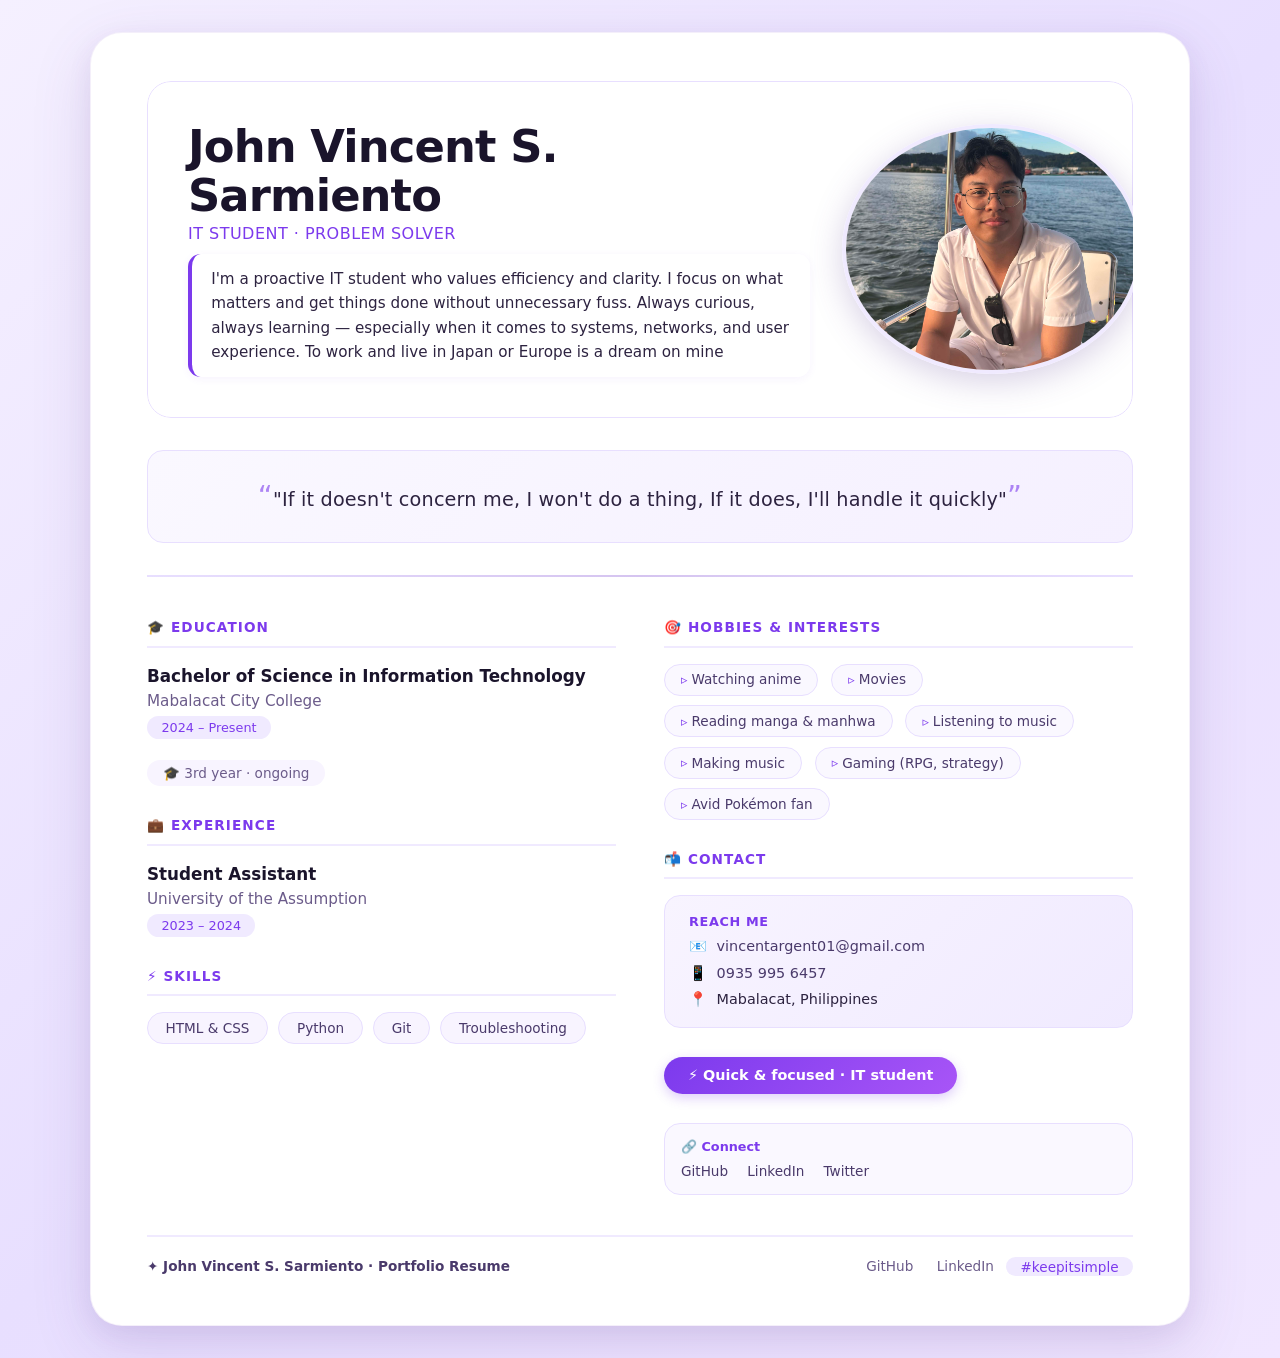
<file: index.html>
<!DOCTYPE html>
<html lang="en">
<head>
  <meta charset="UTF-8">
  <meta name="viewport" content="width=device-width, initial-scale=1.0">
  <title>John Vincent S. Sarmiento · Portfolio</title>
  <link rel="stylesheet" href="style.css">
</head>
<body>
  <div class="container">
    <div class="resume-card">
      <div class="hero-wrapper">
        <div class="hero-section">
          <div class="hero-bg">
            <!-- Left side content -->
            <div class="hero-content">
              <div class="name-title">
                <h1>John Vincent S. Sarmiento</h1>
              </div>
              <div class="subtitle">IT STUDENT · PROBLEM SOLVER</div>
              <div class="tagline-box">
                <p>
                  I'm a proactive IT student who values efficiency and clarity. 
                  I focus on what matters and get things done without unnecessary fuss. 
                  Always curious, always learning — especially when it comes to systems, 
                  networks, and user experience. 
                  To work and live in Japan or Europe is a dream on mine
                </p>
              </div>
            </div>
            <!-- Right side: circular photo that breaks out -->
            <div class="hero-photo-wrapper">
              <img class="profile-photo-circle" src="RS_1.jpg" alt="John Vincent profile photo">
            </div>
          </div>
        </div>
      </div>

      <!-- About Section with Quote -->
      <div class="about-section">
        <div class="about-quote">
          <p>"If it doesn't concern me, I won't do a thing, If it does, I'll handle it quickly"</p>
        </div>
      </div>

      <hr class="divider">

      <!-- Main Content -->
      <div class="grid-2">
        <!-- LEFT COLUMN -->
        <div class="left-col">

          <!-- Education -->
          <div class="section">
            <div class="section-title">🎓 Education</div>
            <div class="edu-item">
              <div class="degree">Bachelor of Science in Information Technology</div>
              <span class="university">Mabalacat City College</span>
              <span class="date">2024 – Present</span>
            </div>
            <span class="edu-status">🎓 3rd year · ongoing</span>
          </div>

          <!-- Experience -->
          <div class="section">
            <div class="section-title">💼 Experience</div>
            <div class="exp-item">
              <div class="role">Student Assistant</div>
              <span class="company">University of the Assumption</span>
              <span class="date">2023 – 2024</span>
            </div>
          </div>

          <!-- Skills -->
          <div class="section">
            <div class="section-title">⚡ Skills</div>
            <div class="skills-list">
              <span class="skill-tag">HTML & CSS</span>
              <span class="skill-tag">Python</span>
              <span class="skill-tag">Git</span>
              <span class="skill-tag">Troubleshooting</span>
            </div>
          </div>
        </div>

        <!-- RIGHT COLUMN -->
        <div class="right-col">

          <!-- Hobbies -->
          <div class="section">
            <div class="section-title">🎯 Hobbies &amp; Interests</div>
            <div class="hobby-grid">
              <span class="hobby-item">Watching anime</span>
              <span class="hobby-item">Movies</span>
              <span class="hobby-item">Reading manga &amp; manhwa</span>
              <span class="hobby-item">Listening to music</span>
              <span class="hobby-item">Making music</span>
              <span class="hobby-item">Gaming (RPG, strategy)</span>
              <span class="hobby-item">Avid Pokémon fan</span>
            </div>
          </div>

          <!-- Contact Card -->
          <div class="section">
            <div class="section-title">📬 Contact</div>
            <div class="quick-card">
              <div class="label">Reach me</div>
              <div class="contact-line">
                <span>📧</span>
                <a href="mailto:vincentargent01@gmail.com">vincentargent01@gmail.com</a>
              </div>
              <div class="contact-line">
                <span>📱</span>
                <a href="tel:09359956457">0935 995 6457</a>
              </div>
              <div class="contact-line">
                <span>📍</span>
                <span>Mabalacat, Philippines</span>
              </div>
            </div>
          </div>

          <!-- Quick Handle -->
          <div class="section" style="margin-top: 0.5rem;">
            <div style="display: inline-block; background: linear-gradient(135deg, #7c3aed, #a855f7); color: white; padding: 0.5rem 1.5rem; border-radius: 50px; font-size: 0.9rem; font-weight: 600; box-shadow: 0 4px 12px rgba(124, 58, 237, 0.25);">
              ⚡ Quick &amp; focused · IT student
            </div>
          </div>

          <!-- Extra contact details -->
          <div style="margin-top: 0.8rem; padding: 0.8rem 1rem; background: #faf8ff; border-radius: 1rem; border: 1px solid #e8dfff;">
            <div style="font-size: 0.8rem; color: #7c3aed; font-weight: 600; margin-bottom: 0.3rem;">🔗 Connect</div>
            <div style="display: flex; gap: 1.2rem; flex-wrap: wrap;">
              <a href="#" style="color: #4a3a6b; text-decoration: none; font-size: 0.85rem;">GitHub</a>
              <a href="#" style="color: #4a3a6b; text-decoration: none; font-size: 0.85rem;">LinkedIn</a>
              <a href="#" style="color: #4a3a6b; text-decoration: none; font-size: 0.85rem;">Twitter</a>
            </div>
          </div>
        </div>
      </div>

      <!-- Footer -->
      <div class="footer">
        <span class="brand">✦ John Vincent S. Sarmiento · Portfolio Resume</span>
        <span>
          <a href="#">GitHub</a>
          <a href="#">LinkedIn</a>
          <span style="background: #f0eaff; padding: 0.1rem 0.9rem; border-radius: 30px; color: #7c3aed; font-weight: 500; margin-left: 0.5rem;">#keepitsimple</span>
        </span>
      </div>

    </div>
  </div>
</body>
</html>
</file>
<file: style.css>
* {
  margin: 0;
  padding: 0;
  box-sizing: border-box;
}

body {
  background: linear-gradient(135deg, #f5f0ff 0%, #e8dfff 50%, #f0e6ff 100%);
  font-family: system-ui, -apple-system, 'Segoe UI', Roboto, 'Helvetica Neue', sans-serif;
  min-height: 100vh;
  display: flex;
  justify-content: center;
  align-items: center;
  padding: 2rem 1.5rem;
  line-height: 1.5;
  color: #1e1b2e;
}

.container {
  max-width: 1100px;
  width: 100%;
  margin: 0 auto;
}

/* Main Card */
.resume-card {
  background: white;
  border-radius: 2rem;
  box-shadow: 0 20px 60px rgba(100, 70, 150, 0.15), 0 8px 24px rgba(100, 70, 150, 0.08);
  padding: 3rem 3.5rem;
  transition: all 0.3s ease;
  border: 1px solid rgba(180, 150, 220, 0.15);
  overflow: hidden;
}

.hero-wrapper {
  overflow: hidden; /* This is the key - clips anything extending beyond */
  border-radius: 1.5rem;
  margin-bottom: 2rem;
  position: relative;
}

/* Hero Section */
.hero-section {
  margin-bottom: 0; /* Remove margin since wrapper handles spacing */
}

.hero-bg {
  background: white;
  border-radius: 1.5rem;
  padding: 2.5rem 2.5rem;
  min-height: 240px;
  display: flex;
  align-items: center;
  justify-content: space-between;
  border: 1px solid #e8dfff;
  gap: 2rem;
  flex-wrap: wrap;
  position: relative;
  overflow: visible; /* Allow circle to overflow */
}

/* Left content */
.hero-content {
  flex: 1 1 55%;
  min-width: 220px;
}

.name-title h1 {
  font-size: 2.8rem;
  font-weight: 700;
  letter-spacing: -0.02em;
  color: #1a142b;
  line-height: 1.1;
}

.name-title h1 span {
  background: linear-gradient(135deg, #7c3aed, #a855f7);
  -webkit-background-clip: text;
  -webkit-text-fill-color: transparent;
  background-clip: text;
}

.subtitle {
  font-size: 1rem;
  font-weight: 500;
  color: #7c3aed;
  letter-spacing: 0.03em;
  margin-top: 0.1rem;
}

.tagline-box {
  background: rgba(255,255,255,0.8);
  backdrop-filter: blur(8px);
  padding: 0.8rem 1.2rem;
  border-radius: 0.8rem;
  border-left: 4px solid #7c3aed;
  margin: 0.5rem 0 0 0;
  box-shadow: 0 2px 8px rgba(124, 58, 237, 0.06);
}

.tagline-box p {
  font-size: 0.95rem;
  color: #2d2340;
  line-height: 1.6;
}

/* Right side: circular photo that BREAKS OUT of the container */
.hero-photo-wrapper {
  flex: 0 0 auto;
  width: 300px;
  height: 250px;
  border-radius: 50%;
  overflow: hidden;
  box-shadow: 0 8px 32px rgba(100, 70, 150, 0.25);
  border: 4px solid #f0eaff;
  flex-shrink: 0;
  position: relative;
  /* These negative margins make it break out of the container */
  margin-right: -50px;
  margin-top: -40px;
  margin-bottom: -40px;
  z-index: 2;
}

.profile-photo-circle {
  width: 100%;
  height: 100%;
  object-fit: cover;
  display: block;
}

/* About Section with Quote */
.about-section {
  margin: 1.5rem 0 0.5rem 0;
  padding: 1.5rem 2rem;
  background: linear-gradient(135deg, #faf8ff, #f5f0ff);
  border-radius: 1rem;
  border: 1px solid #e8dfff;
  text-align: center;
}

.about-quote p {
  font-size: 1.2rem;
  font-weight: 500;
  color: #2d2340;
  letter-spacing: 0.01em;
}

.about-quote p::before {
  content: "“";
  font-size: 1.8rem;
  color: #7c3aed;
  opacity: 0.6;
}

.about-quote p::after {
  content: "”";
  font-size: 1.8rem;
  color: #7c3aed;
  opacity: 0.6;
}

/* Divider */
.divider {
  height: 2px;
  background: linear-gradient(to right, #e8dfff, #d5c4f0, #e8dfff);
  margin: 2rem 0 2.5rem 0;
  border: none;
}

/* 2-Column Layout */
.grid-2 {
  display: grid;
  grid-template-columns: 1fr 1fr;
  gap: 2.5rem 3rem;
}

.section {
  margin-bottom: 1.8rem;
}

.section-title {
  font-size: 0.85rem;
  font-weight: 700;
  letter-spacing: 0.08em;
  color: #7c3aed;
  text-transform: uppercase;
  margin-bottom: 1rem;
  border-bottom: 2px solid #f0eaff;
  padding-bottom: 0.5rem;
}

/* Education */
.edu-item {
  margin-bottom: 0.8rem;
}

.edu-item .degree {
  font-weight: 650;
  font-size: 1.05rem;
  color: #1a142b;
}

.edu-item .university {
  font-size: 0.95rem;
  color: #6b5b8a;
  display: block;
  margin-top: 0.1rem;
  font-weight: 500;
}

.edu-item .date {
  font-size: 0.8rem;
  color: #7c3aed;
  background: #f0eaff;
  display: inline-block;
  padding: 0.1rem 0.9rem;
  border-radius: 30px;
  margin-top: 0.2rem;
  font-weight: 500;
}

.edu-status {
  margin-top: 0.5rem;
  font-size: 0.85rem;
  color: #6b5b8a;
  background: #f8f4ff;
  padding: 0.2rem 1rem;
  border-radius: 40px;
  display: inline-block;
}

/* Experience */
.exp-item {
  margin-bottom: 0.8rem;
}

.exp-item .role {
  font-weight: 650;
  font-size: 1.05rem;
  color: #1a142b;
}

.exp-item .company {
  font-size: 0.95rem;
  color: #6b5b8a;
  display: block;
  margin-top: 0.1rem;
  font-weight: 500;
}

.exp-item .date {
  font-size: 0.8rem;
  color: #7c3aed;
  background: #f0eaff;
  display: inline-block;
  padding: 0.1rem 0.9rem;
  border-radius: 30px;
  margin-top: 0.2rem;
  font-weight: 500;
}

/* Skills */
.skills-list {
  display: flex;
  flex-wrap: wrap;
  gap: 0.5rem 0.65rem;
  margin-top: 0.2rem;
}

.skill-tag {
  background: #f8f4ff;
  padding: 0.3rem 1.1rem;
  border-radius: 40px;
  font-size: 0.85rem;
  font-weight: 500;
  color: #4a3a6b;
  border: 1px solid #e8dfff;
  transition: all 0.2s;
}

.skill-tag:hover {
  background: #7c3aed;
  color: white;
  border-color: #7c3aed;
  transform: translateY(-2px);
}

/* Hobbies */
.hobby-grid {
  display: flex;
  flex-wrap: wrap;
  gap: 0.6rem 0.8rem;
  margin-top: 0.2rem;
}

.hobby-item {
  background: white;
  padding: 0.3rem 1rem;
  border-radius: 40px;
  border: 1px solid #e8dfff;
  font-size: 0.85rem;
  color: #4a3a6b;
  background: #faf8ff;
  transition: all 0.2s;
  display: inline-flex;
  align-items: center;
  gap: 4px;
}

.hobby-item:hover {
  background: #f0eaff;
  border-color: #a855f7;
  transform: translateY(-2px);
}

.hobby-item::before {
  content: "▹";
  color: #7c3aed;
  font-size: 0.8rem;
}

/* Quick handle / contact card */
.quick-card {
  background: linear-gradient(135deg, #f8f4ff, #f0eaff);
  padding: 1rem 1.5rem;
  border-radius: 1rem;
  border: 1px solid #e8dfff;
  margin-top: 1rem;
}

.quick-card .label {
  font-size: 0.8rem;
  font-weight: 600;
  color: #7c3aed;
  text-transform: uppercase;
  letter-spacing: 0.05em;
}

.quick-card .contact-line {
  display: flex;
  align-items: center;
  gap: 0.6rem;
  margin-top: 0.3rem;
  color: #2d2340;
  font-size: 0.9rem;
}

.quick-card .contact-line a {
  color: #4a3a6b;
  text-decoration: none;
  transition: color 0.2s;
}

.quick-card .contact-line a:hover {
  color: #7c3aed;
}

/* Right column extras */
.right-col .section:last-child {
  margin-bottom: 0;
}

.contact-item {
  display: flex;
  align-items: center;
  gap: 0.6rem;
  margin-bottom: 0.4rem;
  font-size: 0.9rem;
  color: #2d2340;
}

.contact-item .icon {
  font-size: 1.1rem;
}

.contact-item a {
  color: #4a3a6b;
  text-decoration: none;
  transition: color 0.2s;
}

.contact-item a:hover {
  color: #7c3aed;
}

/* Footer */
.footer {
  margin-top: 2.5rem;
  padding-top: 1.2rem;
  border-top: 2px solid #f0eaff;
  display: flex;
  justify-content: space-between;
  flex-wrap: wrap;
  gap: 0.8rem;
  font-size: 0.85rem;
  color: #6b5b8a;
}

.footer a {
  color: #6b5b8a;
  text-decoration: none;
  transition: color 0.2s;
  margin-left: 1.2rem;
}

.footer a:hover {
  color: #7c3aed;
}

.footer .brand {
  font-weight: 600;
  color: #4a3a6b;
}

/* Responsive */
@media (max-width: 820px) {
  .resume-card {
    padding: 2rem 1.8rem;
  }

  .hero-bg {
    flex-direction: column;
    align-items: center;
    text-align: center;
    padding: 2rem 1.5rem;
  }

  .hero-content {
    flex: 1 1 100%;
    width: 100%;
  }

  .name-title h1 {
    font-size: 2rem;
  }

  .hero-photo-wrapper {
    width: 160px;
    height: 160px;
    margin-right: 0;
    margin-top: 0;
    margin-bottom: 0;
  }

  .grid-2 {
    grid-template-columns: 1fr;
    gap: 0.5rem;
  }

  .footer {
    flex-direction: column;
    align-items: center;
    text-align: center;
  }

  .footer a {
    margin: 0 0.6rem;
  }

  .about-quote p {
    font-size: 1rem;
  }
}

@media (max-width: 480px) {
  .resume-card {
    padding: 1.5rem 1rem;
    border-radius: 1.2rem;
  }

  .hero-bg {
    padding: 1.5rem 1rem;
    gap: 1rem;
  }

  .name-title h1 {
    font-size: 1.6rem;
  }

  .subtitle {
    font-size: 0.8rem;
  }

  .tagline-box {
    padding: 0.6rem 0.8rem;
  }

  .tagline-box p {
    font-size: 0.85rem;
  }

  .hero-photo-wrapper {
    width: 130px;
    height: 130px;
    margin-right: 0;
    margin-top: 0;
    margin-bottom: 0;
  }

  .about-quote p {
    font-size: 0.85rem;
  }
}
</file>
